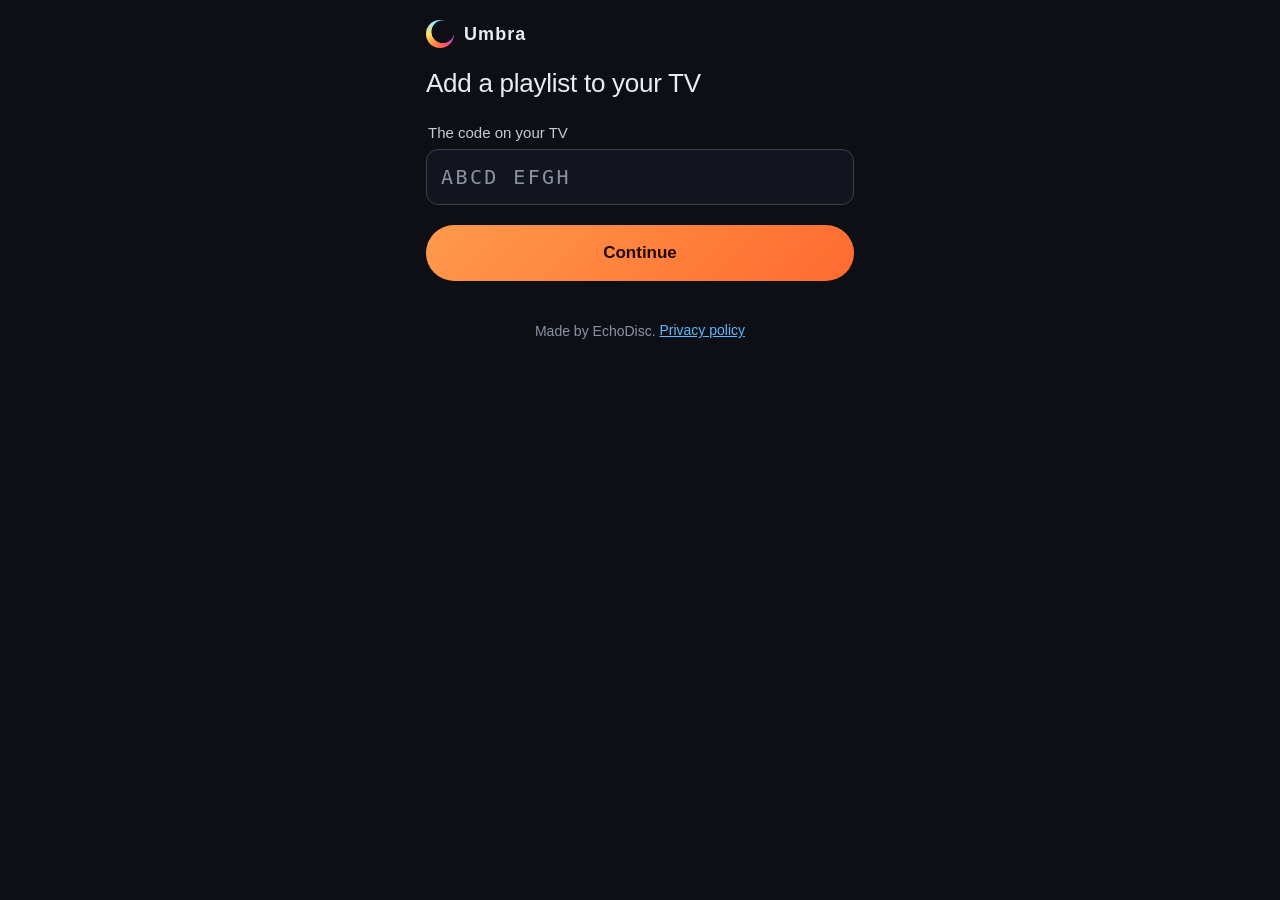
<file: add/index.html>
<!doctype html>
<html lang="en">
<head>
<meta charset="utf-8">
<meta name="viewport" content="width=device-width, initial-scale=1">
<meta http-equiv="Content-Security-Policy" content="default-src 'none'; script-src 'self'; style-src 'self'; connect-src https://ttkjuoktaedevnapduds.supabase.co; img-src 'self'; base-uri 'none'; form-action 'none'">
<meta name="referrer" content="no-referrer">
<meta name="robots" content="noindex">
<meta name="color-scheme" content="dark">
<meta name="theme-color" content="#0d0f14">
<title>Add a playlist to Umbra on your TV</title>
<link rel="stylesheet" href="page.css">
<script type="module" src="page.mjs"></script>
</head>
<body>
<main>
  <p class="brand"><span class="mark" aria-hidden="true"></span>Umbra</p>

  <noscript><p class="error">This page needs JavaScript. Turn it on in your browser and open the page again.</p></noscript>

  <!-- opened by the QR: the code is being looked up -->
  <section id="s-check" hidden>
    <h1>Add a playlist to your TV</h1>
    <p class="status" id="check-status" role="status">Checking the code on your TV…</p>
    <p class="error" id="check-error" role="alert" hidden></p>
    <button type="button" class="plain" id="check-again" hidden>Try again</button>
  </section>

  <!-- opened with no code in the address: type it -->
  <section id="s-code" hidden>
    <h1>Add a playlist to your TV</h1>
    <form id="f-code" method="post" novalidate>
      <label for="code-input">The code on your TV</label>
      <input id="code-input" type="text" inputmode="text" autocomplete="off" autocapitalize="characters" autocorrect="off" spellcheck="false" maxlength="12" placeholder="ABCD EFGH" aria-describedby="code-error">
      <p class="error" id="code-error" role="alert" hidden></p>
      <button type="submit" class="primary" id="code-go">Continue</button>
    </form>
  </section>

  <!-- the provider's details -->
  <section id="s-form" hidden>
    <h1>Add a playlist to your TV</h1>
    <div class="codebox"><span class="codebox-label">Your TV shows</span><strong class="code" id="form-code"></strong></div>
    <p class="only">Check that your TV shows this code. Only send to a TV you can see in front of you.</p>
    <form id="f-add" method="post" novalidate>
      <div class="seg" role="group" aria-label="Kind of playlist">
        <button type="button" id="kind-xtream" aria-pressed="true">Xtream</button>
        <button type="button" id="kind-m3u" aria-pressed="false">M3U link</button>
      </div>
      <div class="fields" id="xt-fields">
        <label for="xt-server">Server address</label>
        <input id="xt-server" type="text" inputmode="url" autocomplete="off" autocapitalize="off" autocorrect="off" spellcheck="false" aria-describedby="xt-server-error">
        <p class="split" id="xt-split" role="status" hidden>Split into server, user name and password.</p>
        <p class="error" id="xt-server-error" role="alert" hidden></p>
        <label for="xt-user">User name</label>
        <input id="xt-user" type="text" autocomplete="off" autocapitalize="off" autocorrect="off" spellcheck="false" aria-describedby="xt-user-error">
        <p class="error" id="xt-user-error" role="alert" hidden></p>
        <label for="xt-pass">Password</label>
        <div class="pw"><input id="xt-pass" type="password" autocomplete="off" autocapitalize="off" autocorrect="off" spellcheck="false" aria-describedby="xt-pass-error"><button type="button" class="reveal" id="xt-reveal" aria-pressed="false" aria-label="Show password">Show</button></div>
        <p class="error" id="xt-pass-error" role="alert" hidden></p>
      </div>
      <div class="fields" id="m3u-fields" hidden>
        <label for="m3u-url">Playlist address</label>
        <input id="m3u-url" type="text" inputmode="url" autocomplete="off" autocapitalize="off" autocorrect="off" spellcheck="false" aria-describedby="m3u-url-error">
        <p class="error" id="m3u-url-error" role="alert" hidden></p>
      </div>
      <p class="error" id="add-error" role="alert" hidden></p>
      <button type="submit" class="primary" id="add-go">Add to my TV</button>
    </form>
  </section>

  <section id="s-sent" hidden>
    <div class="ring" aria-hidden="true"><svg viewBox="0 0 24 24" fill="none" stroke="currentColor" stroke-width="1.8" stroke-linecap="round" stroke-linejoin="round" focusable="false"><path d="m5 12.5 4.5 4.5L19 7.5"/></svg></div>
    <h1>Sent</h1>
    <p class="body">Look at your TV. It adds the playlist by itself.</p>
    <p class="quiet lock"><svg viewBox="0 0 24 24" fill="none" stroke="currentColor" stroke-width="1.8" stroke-linecap="round" stroke-linejoin="round" aria-hidden="true" focusable="false"><rect x="5" y="11" width="14" height="9.5" rx="2.5"/><path d="M8 11V8a4 4 0 0 1 8 0v3"/></svg><span>Only your TV can open your details.</span></p>
    <button type="button" class="plain" id="send-again">Change something and send again</button>
    <p class="quiet">You can close this page when your TV shows your channels.</p>
  </section>

  <!-- the visit ends here: the code ended, the key is wrong, too many tries, an old browser -->
  <section id="s-stop" hidden>
    <div class="ring" aria-hidden="true">
      <span id="stop-clock"><svg viewBox="0 0 24 24" fill="none" stroke="currentColor" stroke-width="1.8" stroke-linecap="round" stroke-linejoin="round" focusable="false"><circle cx="12" cy="12" r="9"/><path d="M12 7v5l3.2 2"/></svg></span>
      <span id="stop-alert" hidden><svg viewBox="0 0 24 24" fill="none" stroke="currentColor" stroke-width="1.8" stroke-linecap="round" stroke-linejoin="round" focusable="false"><circle cx="12" cy="12" r="9"/><path d="M12 7.5v5.5"/><path d="M12 16.6v.01"/></svg></span>
    </div>
    <h1 id="stop-title"></h1>
    <p class="body" id="stop-line" role="alert"></p>
  </section>

  <p class="foot">Made by EchoDisc. <a href="../privacy.html">Privacy policy</a></p>
</main>
</body>
</html>
</file>
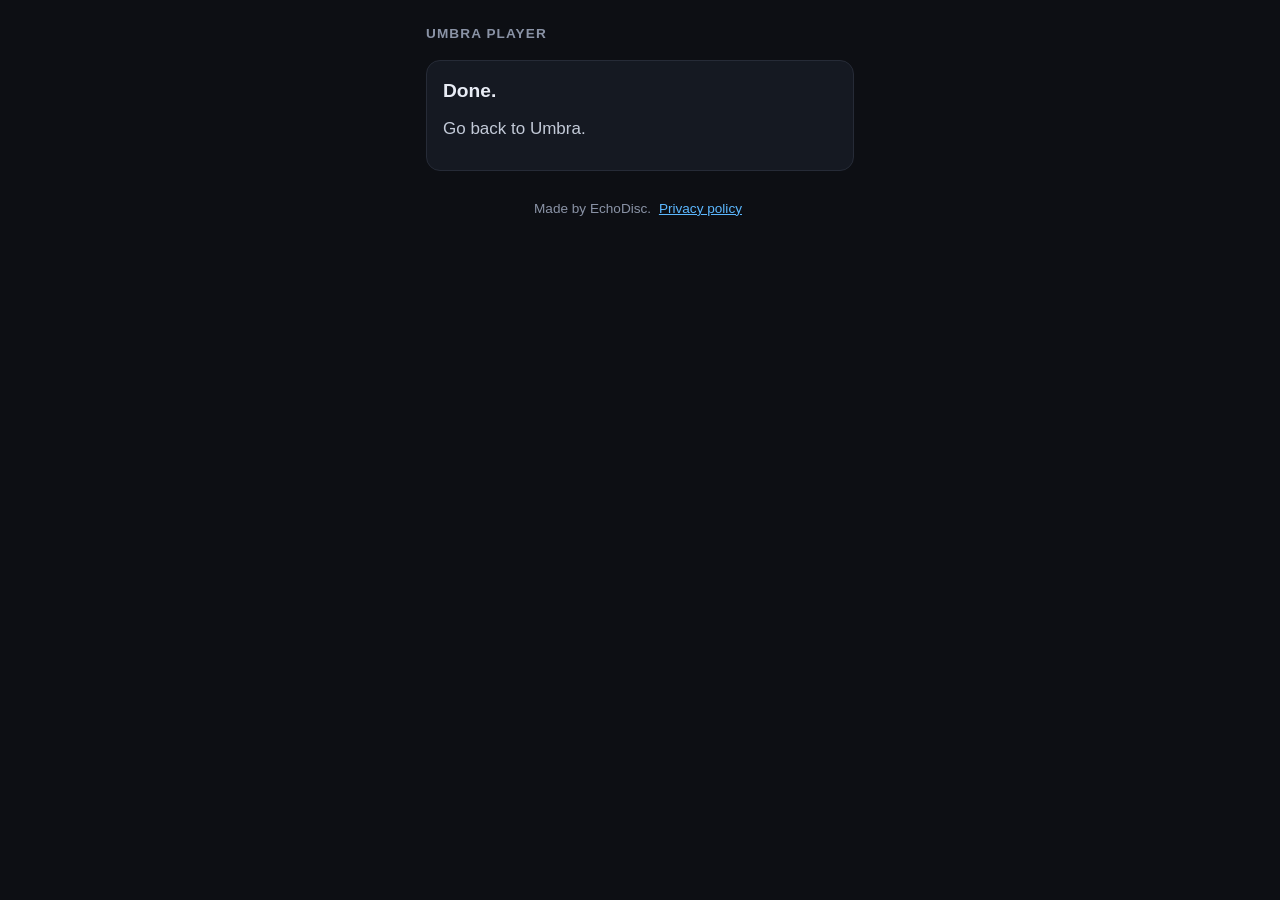
<file: confirmed/index.html>
<!doctype html>
<html lang="en">
<head>
<meta charset="utf-8">
<meta name="viewport" content="width=device-width, initial-scale=1">
<meta http-equiv="Content-Security-Policy" content="default-src 'none'; script-src 'self'; style-src 'self'; connect-src https://ttkjuoktaedevnapduds.supabase.co; img-src 'self'; base-uri 'none'; form-action 'none'">
<meta name="referrer" content="no-referrer">
<meta name="robots" content="noindex">
<meta name="color-scheme" content="dark">
<meta name="theme-color" content="#0d0f14">
<title>Umbra: email confirmed</title>
<link rel="stylesheet" href="page.css">
<script type="module" src="page.mjs"></script>
</head>
<body>
<main>
  <p class="brand">Umbra Player</p>

  <noscript><p class="error">This page needs JavaScript. Turn it on in your browser and open the page again.</p></noscript>

  <section id="s-working" hidden>
    <p role="status">Confirming…</p>
  </section>

  <section id="s-ok" hidden>
    <h1 class="ok">Your email is confirmed.</h1>
    <p>Go back to Umbra.</p>
  </section>

  <section id="s-done" hidden>
    <h1>Done.</h1>
    <p>Go back to Umbra.</p>
  </section>

  <section id="s-expired" hidden>
    <h1>This link has expired or was used already.</h1>
    <p>Open Umbra and sign in.</p>
  </section>

  <!-- no answer, or the server failed: the link is still good -->
  <section id="s-error" hidden>
    <p class="error" id="error-message" role="alert"></p>
    <button type="button" class="primary" id="again">Try again</button>
  </section>

  <p class="foot">Made by EchoDisc. <a href="../privacy.html">Privacy policy</a></p>
</main>
</body>
</html>
</file>
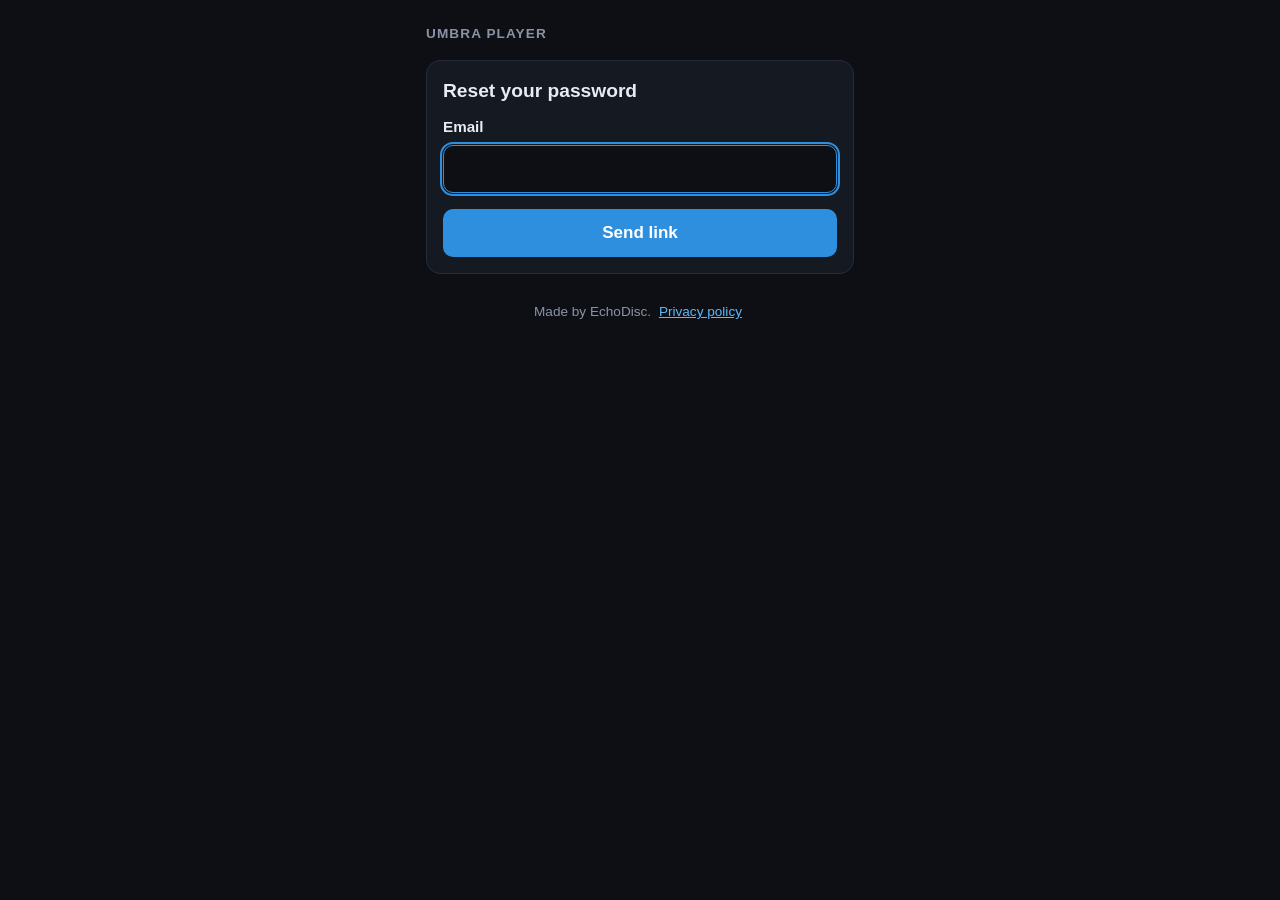
<file: reset/index.html>
<!doctype html>
<html lang="en">
<head>
<meta charset="utf-8">
<meta name="viewport" content="width=device-width, initial-scale=1">
<meta http-equiv="Content-Security-Policy" content="default-src 'none'; script-src 'self'; style-src 'self'; connect-src https://ttkjuoktaedevnapduds.supabase.co; img-src 'self'; base-uri 'none'; form-action 'none'">
<meta name="referrer" content="no-referrer">
<meta name="robots" content="noindex">
<meta name="color-scheme" content="dark">
<meta name="theme-color" content="#0d0f14">
<title>Reset your Umbra password</title>
<link rel="stylesheet" href="page.css">
<script type="module" src="page.mjs"></script>
</head>
<body>
<main>
  <p class="brand">Umbra Player</p>

  <noscript><p class="error">This page needs JavaScript. Turn it on in your browser and open the page again.</p></noscript>

  <!-- from the reset email's link -->
  <section id="s-set" hidden>
    <h1>Choose a new password</h1>
    <form id="f-set" method="post" novalidate>
      <label for="new-password">New password</label>
      <div class="pw"><input id="new-password" type="password" autocomplete="new-password" autocapitalize="off" autocorrect="off" spellcheck="false" required><button type="button" class="reveal" id="reveal" aria-pressed="false" aria-label="Show password">Show</button></div>
      <p class="warning">Your playlist logins may need typing again.</p>
      <p class="error" id="set-error" role="alert" hidden></p>
      <button type="submit" class="primary" id="save">Save password</button>
    </form>
  </section>

  <section id="s-done" hidden>
    <h1 class="ok">Password changed.</h1>
    <p>Sign in to Umbra with your new password.</p>
  </section>

  <section id="s-expired" hidden>
    <h1>This link has expired</h1>
    <p>Links work once, for an hour.</p>
    <button type="button" class="primary" id="new-link">Send a new link</button>
  </section>

  <!-- opened without a link, or from "Send a new link" -->
  <section id="s-request" hidden>
    <h1>Reset your password</h1>
    <form id="f-request" method="post" novalidate>
      <label for="email">Email</label>
      <input id="email" type="email" autocomplete="email" autocapitalize="off" autocorrect="off" spellcheck="false" inputmode="email" required>
      <p class="error" id="request-error" role="alert" hidden></p>
      <button type="submit" class="primary" id="send">Send link</button>
    </form>
  </section>

  <section id="s-sent" hidden>
    <h1>Check your inbox</h1>
    <p>If <span class="addr" id="sent-email"></span> has an Umbra account, a link is on its way.</p>
  </section>

  <p class="foot">Made by EchoDisc. <a href="../privacy.html">Privacy policy</a></p>
</main>
</body>
</html>
</file>
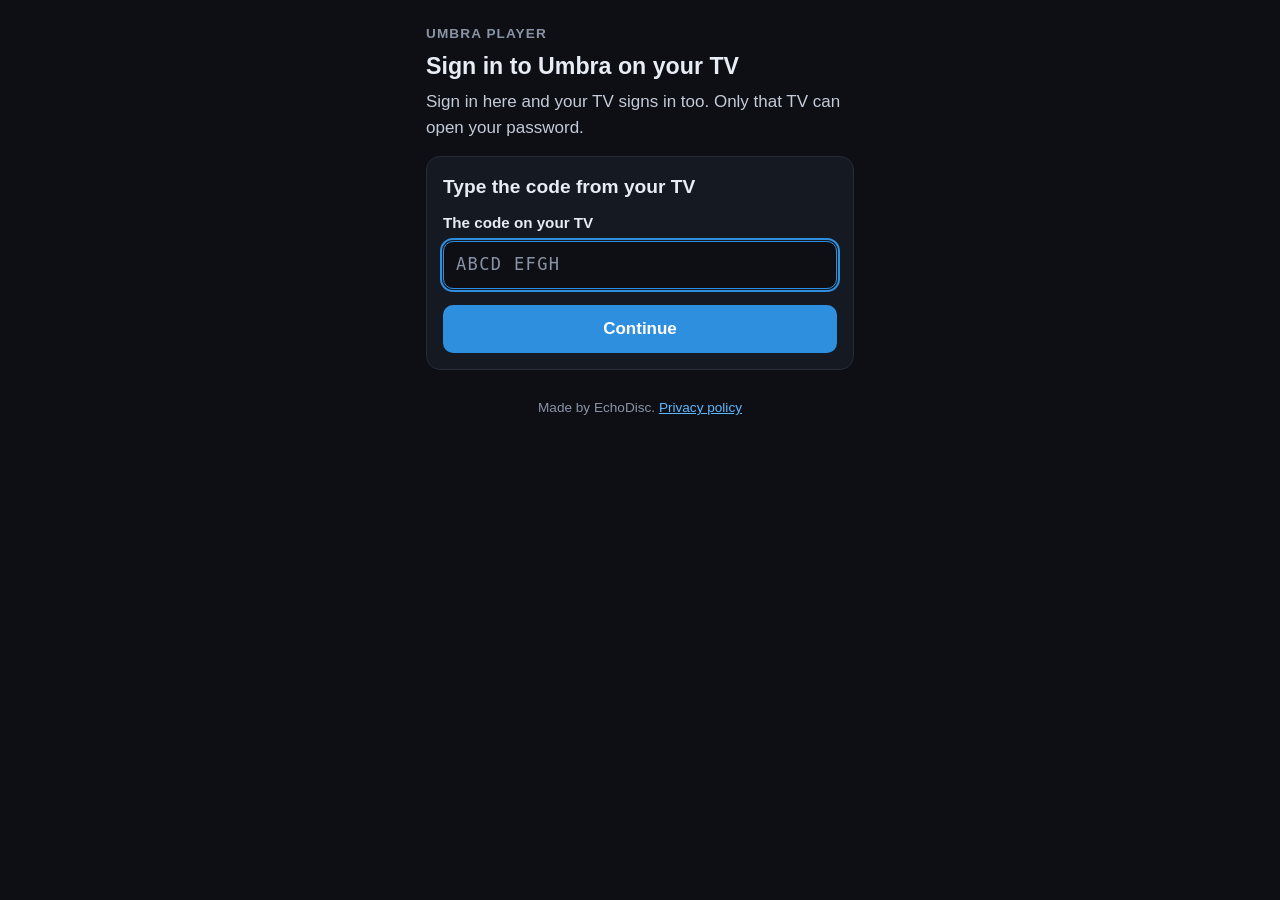
<file: tv/index.html>
<!doctype html>
<html lang="en">
<head>
<meta charset="utf-8">
<meta name="viewport" content="width=device-width, initial-scale=1">
<meta http-equiv="Content-Security-Policy" content="default-src 'none'; script-src 'self'; style-src 'self'; connect-src https://ttkjuoktaedevnapduds.supabase.co; img-src 'self'; base-uri 'none'; form-action 'none'">
<meta name="referrer" content="no-referrer">
<meta name="robots" content="noindex">
<meta name="color-scheme" content="dark">
<meta name="theme-color" content="#0d0f14">
<title>Sign in to Umbra on your TV</title>
<link rel="stylesheet" href="page.css">
<script type="module" src="page.mjs"></script>
</head>
<body>
<main>
  <p class="brand">Umbra Player</p>
  <h1>Sign in to Umbra on your TV</h1>
  <p class="lead">Sign in here and your TV signs in too. Only that TV can open your password.</p>
  <p class="code-line" id="code-line" hidden>Code on your TV: <strong id="code-small"></strong></p>

  <noscript><p class="error">This page needs JavaScript. Turn it on in your browser and open the page again.</p></noscript>

  <!-- (a) no code in the link: type it -->
  <section id="s-code" hidden>
    <h2>Type the code from your TV</h2>
    <form id="f-code" method="post" novalidate>
      <label for="code-input">The code on your TV</label>
      <input id="code-input" type="text" inputmode="text" autocapitalize="characters" autocomplete="off" autocorrect="off" spellcheck="false" maxlength="12" placeholder="ABCD EFGH" required>
      <p class="error" role="alert" hidden></p>
      <button type="submit" class="primary">Continue</button>
    </form>
  </section>

  <!-- (b) sign in -->
  <section id="s-signin" hidden>
    <h2>Sign in</h2>
    <form id="f-signin" method="post" novalidate>
      <label for="si-email">Email</label>
      <input id="si-email" type="email" autocomplete="email" autocapitalize="off" autocorrect="off" spellcheck="false" inputmode="email" required>
      <label for="si-password">Password</label>
      <div class="pw"><input id="si-password" type="password" autocomplete="current-password" required><button type="button" class="reveal" data-for="si-password" aria-pressed="false" aria-label="Show password">Show</button></div>
      <p class="error" role="alert" hidden></p>
      <button type="submit" class="primary">Sign in</button>
    </form>
    <button type="button" class="link" id="to-signup">No account yet? Create one</button>
  </section>

  <!-- (c) create account -->
  <section id="s-signup" hidden>
    <h2>Create an account</h2>
    <form id="f-signup" method="post" novalidate>
      <label for="su-name">What should we call you? <span class="optional">(optional)</span></label>
      <input id="su-name" type="text" autocomplete="nickname" maxlength="40">
      <label for="su-email">Email</label>
      <input id="su-email" type="email" autocomplete="email" autocapitalize="off" autocorrect="off" spellcheck="false" inputmode="email" required>
      <label for="su-password">Password</label>
      <div class="pw"><input id="su-password" type="password" autocomplete="new-password" required><button type="button" class="reveal" data-for="su-password" aria-pressed="false" aria-label="Show password">Show</button></div>
      <label for="su-confirm">Confirm password</label>
      <div class="pw"><input id="su-confirm" type="password" autocomplete="new-password" required><button type="button" class="reveal" data-for="su-confirm" aria-pressed="false" aria-label="Show password">Show</button></div>
      <label for="su-access">Access code</label>
      <p class="hint">Umbra is invite-only. Enter the code you were given.</p>
      <input id="su-access" type="text" autocapitalize="characters" autocomplete="off" autocorrect="off" spellcheck="false" required>
      <p class="error" role="alert" hidden></p>
      <button type="submit" class="primary">Create account</button>
    </form>
    <button type="button" class="link" id="to-signin">Already have an account? Sign in</button>
  </section>

  <!-- (d) signed in, not activated -->
  <section id="s-activate" hidden>
    <h2>Access code</h2>
    <p>Umbra is invite-only. Enter the access code you were given.</p>
    <form id="f-activate" method="post" novalidate>
      <label for="ac-code">Access code</label>
      <input id="ac-code" type="text" autocapitalize="characters" autocomplete="off" autocorrect="off" spellcheck="false" required>
      <p class="error" role="alert" hidden></p>
      <button type="submit" class="primary">Unlock</button>
    </form>
    <button type="button" class="link" id="ac-other">Use another account</button>
  </section>

  <!-- (e) confirm -->
  <section id="s-confirm" hidden>
    <h2>Does your TV show this code?</h2>
    <p class="big-code" id="code-big" aria-live="polite"></p>
    <p class="warning">Only connect a TV you can see in front of you.</p>
    <p class="error" role="alert" hidden></p>
    <div class="actions">
      <button type="button" class="primary" id="connect">Connect</button>
      <button type="button" class="secondary" id="cancel">Cancel</button>
    </div>
  </section>

  <!-- (f) done -->
  <section id="s-done" hidden>
    <h2 class="ok">Done.</h2>
    <p>Your TV is signing in. You can close this page.</p>
  </section>

  <!-- signed up, email confirmation needed -->
  <section id="s-email" hidden>
    <h2>Check your email</h2>
    <p>We sent you a link to confirm your account. Open it, then scan the code on your TV again.</p>
  </section>

  <!-- cancelled -->
  <section id="s-cancelled" hidden>
    <h2>Cancelled</h2>
    <p>Nothing was sent to your TV. You can close this page.</p>
  </section>

  <!-- (g) errors that end the visit -->
  <section id="s-stop" hidden>
    <h2>That did not work</h2>
    <p class="error" id="stop-message" role="alert"></p>
  </section>

  <p class="foot">Made by EchoDisc. <a href="../privacy.html">Privacy policy</a></p>
</main>
</body>
</html>
</file>
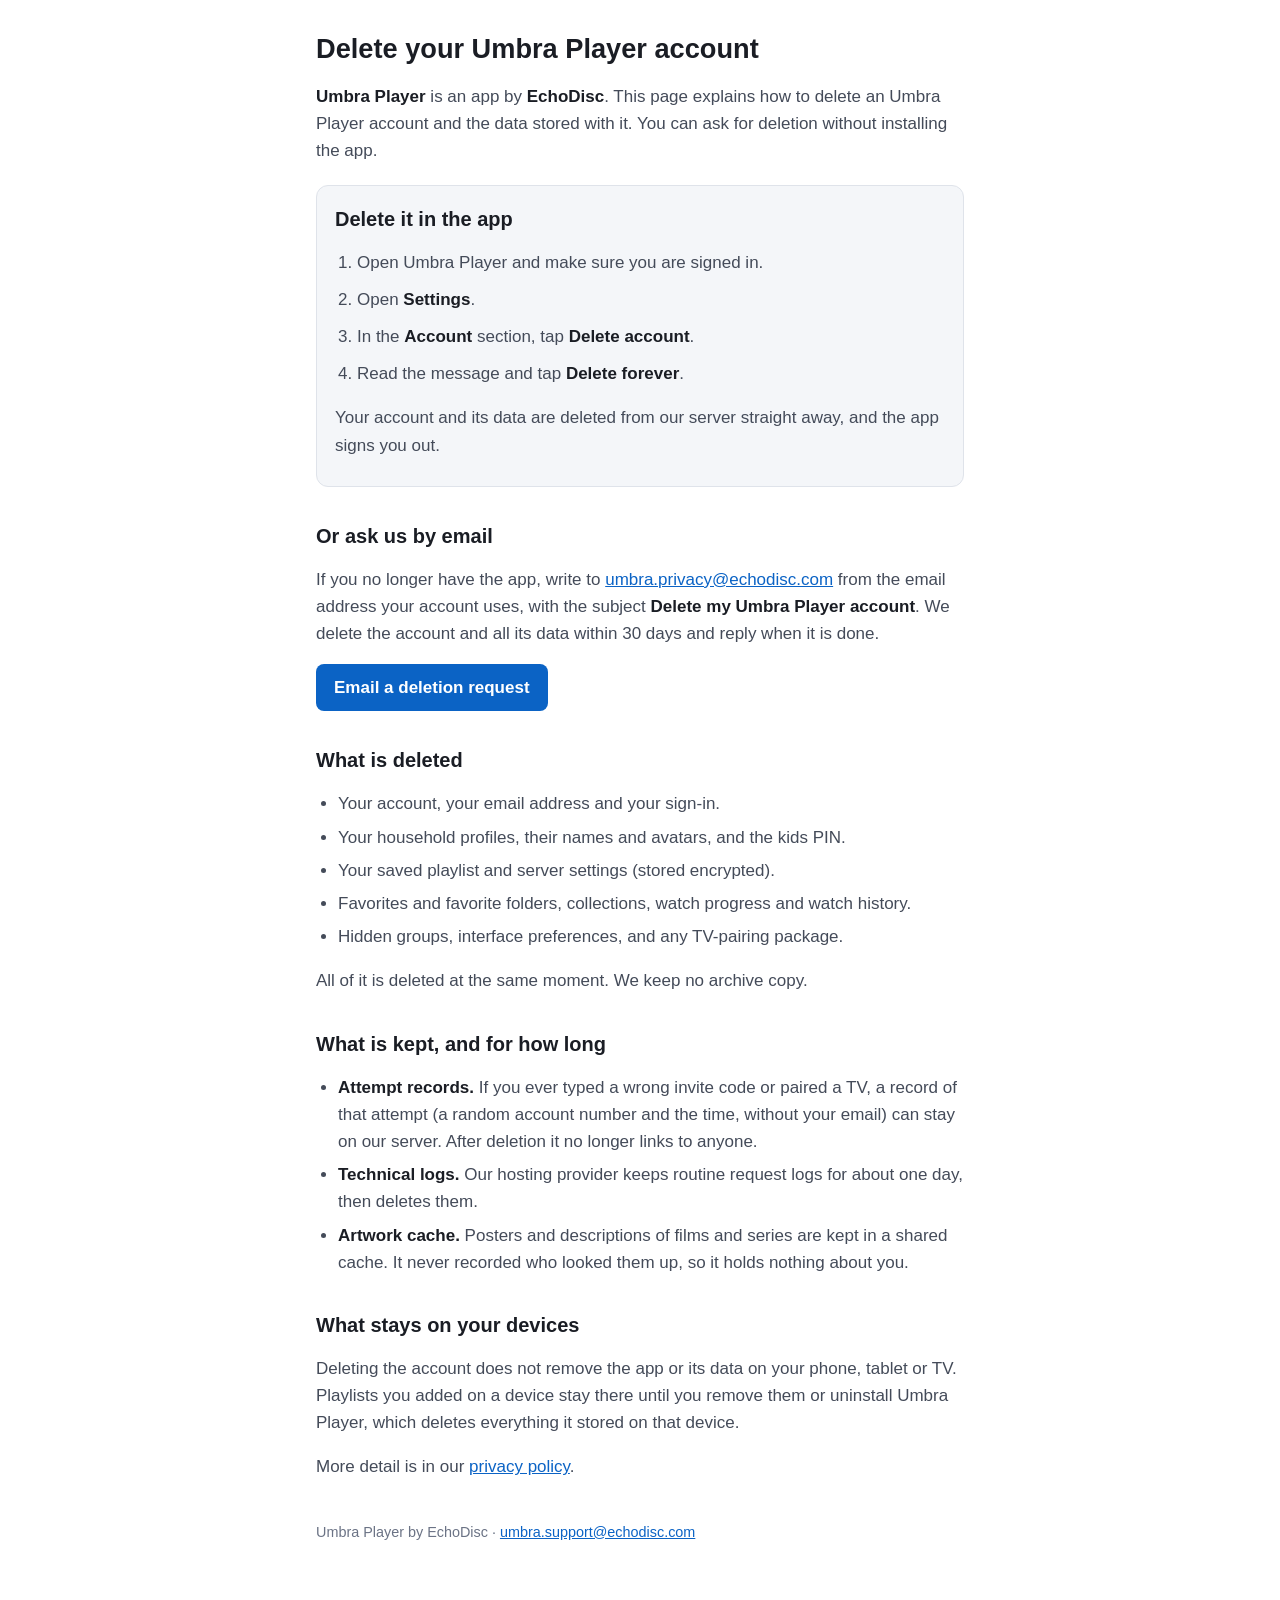
<file: delete-account.html>
<!doctype html>
<html lang="en">
<head>
<meta charset="utf-8">
<meta name="viewport" content="width=device-width, initial-scale=1">
<meta name="color-scheme" content="light dark">
<title>Delete your Umbra Player account</title>
<style>
  :root {
    --bg: #ffffff;
    --ink: #1a1d24;
    --ink-soft: #444b59;
    --muted: #6b7385;
    --line: #dfe3ea;
    --panel: #f4f6f9;
    --link: #0b63c5;
    --accent: #0b63c5;
    --accent-ink: #ffffff;
  }
  @media (prefers-color-scheme: dark) {
    :root {
      --bg: #0d0f14;
      --ink: #e8ecf5;
      --ink-soft: #c3cad8;
      --muted: #8a93a6;
      --line: #262b37;
      --panel: #151922;
      --link: #5cb8ff;
      --accent: #2f8fdf;
      --accent-ink: #ffffff;
    }
  }
  * { box-sizing: border-box; }
  html { -webkit-text-size-adjust: 100%; }
  body {
    margin: 0;
    background: var(--bg);
    color: var(--ink);
    font: 17px/1.6 -apple-system, BlinkMacSystemFont, "Segoe UI", Roboto, "Helvetica Neue", Arial, sans-serif;
  }
  main { max-width: 680px; margin: 0 auto; padding: 32px 16px 48px; }
  h1 { font-size: 1.7rem; line-height: 1.25; margin: 0 0 8px; }
  h2 { font-size: 1.25rem; line-height: 1.3; margin: 36px 0 8px; }
  h3 { font-size: 1.05rem; margin: 24px 0 6px; }
  p, li { color: var(--ink-soft); }
  strong { color: var(--ink); }
  ul, ol { padding-left: 22px; }
  li { margin: 6px 0; }
  a { color: var(--link); overflow-wrap: anywhere; }
  hr { border: 0; border-top: 1px solid var(--line); margin: 28px 0; }
  code {
    background: var(--panel);
    border: 1px solid var(--line);
    border-radius: 5px;
    padding: 1px 5px;
    font-size: 0.9em;
  }
  .table { overflow-x: auto; margin: 12px 0; }
  table { border-collapse: collapse; width: 100%; font-size: 0.95rem; }
  th, td { text-align: left; vertical-align: top; padding: 8px 10px; border-bottom: 1px solid var(--line); }
  th { color: var(--ink); background: var(--panel); }
  td { color: var(--ink-soft); }
  .box {
    background: var(--panel);
    border: 1px solid var(--line);
    border-radius: 12px;
    padding: 4px 18px 10px;
    margin: 20px 0;
  }
  .box h2 { margin-top: 16px; }
  .steps li { margin: 10px 0; }
  .button {
    display: inline-block;
    background: var(--accent);
    color: var(--accent-ink);
    text-decoration: none;
    font-weight: 600;
    padding: 10px 18px;
    border-radius: 8px;
  }
  .meta { color: var(--muted); font-size: 0.9rem; margin-top: 40px; }
</style>
</head>
<body>
<main>
<h1>Delete your Umbra Player account</h1>
<p><strong>Umbra Player</strong> is an app by <strong>EchoDisc</strong>. This page explains how to delete an Umbra Player account and the data stored with it. You can ask for deletion without installing the app.</p>

<div class="box">
<h2>Delete it in the app</h2>
<ol class="steps">
  <li>Open Umbra Player and make sure you are signed in.</li>
  <li>Open <strong>Settings</strong>.</li>
  <li>In the <strong>Account</strong> section, tap <strong>Delete account</strong>.</li>
  <li>Read the message and tap <strong>Delete forever</strong>.</li>
</ol>
<p>Your account and its data are deleted from our server straight away, and the app signs you out.</p>
</div>

<h2>Or ask us by email</h2>
<p>If you no longer have the app, write to <a href="mailto:umbra.privacy@echodisc.com?subject=Delete%20my%20Umbra%20Player%20account">umbra.privacy@echodisc.com</a> from the email address your account uses, with the subject <strong>Delete my Umbra Player account</strong>. We delete the account and all its data within 30 days and reply when it is done.</p>
<p><a class="button" href="mailto:umbra.privacy@echodisc.com?subject=Delete%20my%20Umbra%20Player%20account">Email a deletion request</a></p>

<h2>What is deleted</h2>
<ul>
  <li>Your account, your email address and your sign-in.</li>
  <li>Your household profiles, their names and avatars, and the kids PIN.</li>
  <li>Your saved playlist and server settings (stored encrypted).</li>
  <li>Favorites and favorite folders, collections, watch progress and watch history.</li>
  <li>Hidden groups, interface preferences, and any TV-pairing package.</li>
</ul>
<p>All of it is deleted at the same moment. We keep no archive copy.</p>

<h2>What is kept, and for how long</h2>
<ul>
  <li><strong>Attempt records.</strong> If you ever typed a wrong invite code or paired a TV, a record of that attempt (a random account number and the time, without your email) can stay on our server. After deletion it no longer links to anyone.</li>
  <li><strong>Technical logs.</strong> Our hosting provider keeps routine request logs for about one day, then deletes them.</li>
  <li><strong>Artwork cache.</strong> Posters and descriptions of films and series are kept in a shared cache. It never recorded who looked them up, so it holds nothing about you.</li>
</ul>

<h2>What stays on your devices</h2>
<p>Deleting the account does not remove the app or its data on your phone, tablet or TV. Playlists you added on a device stay there until you remove them or uninstall Umbra Player, which deletes everything it stored on that device.</p>

<p>More detail is in our <a href="privacy.html">privacy policy</a>.</p>

<p class="meta">Umbra Player by EchoDisc &middot; <a href="mailto:umbra.support@echodisc.com">umbra.support@echodisc.com</a></p>
</main>
</body>
</html>
</file>
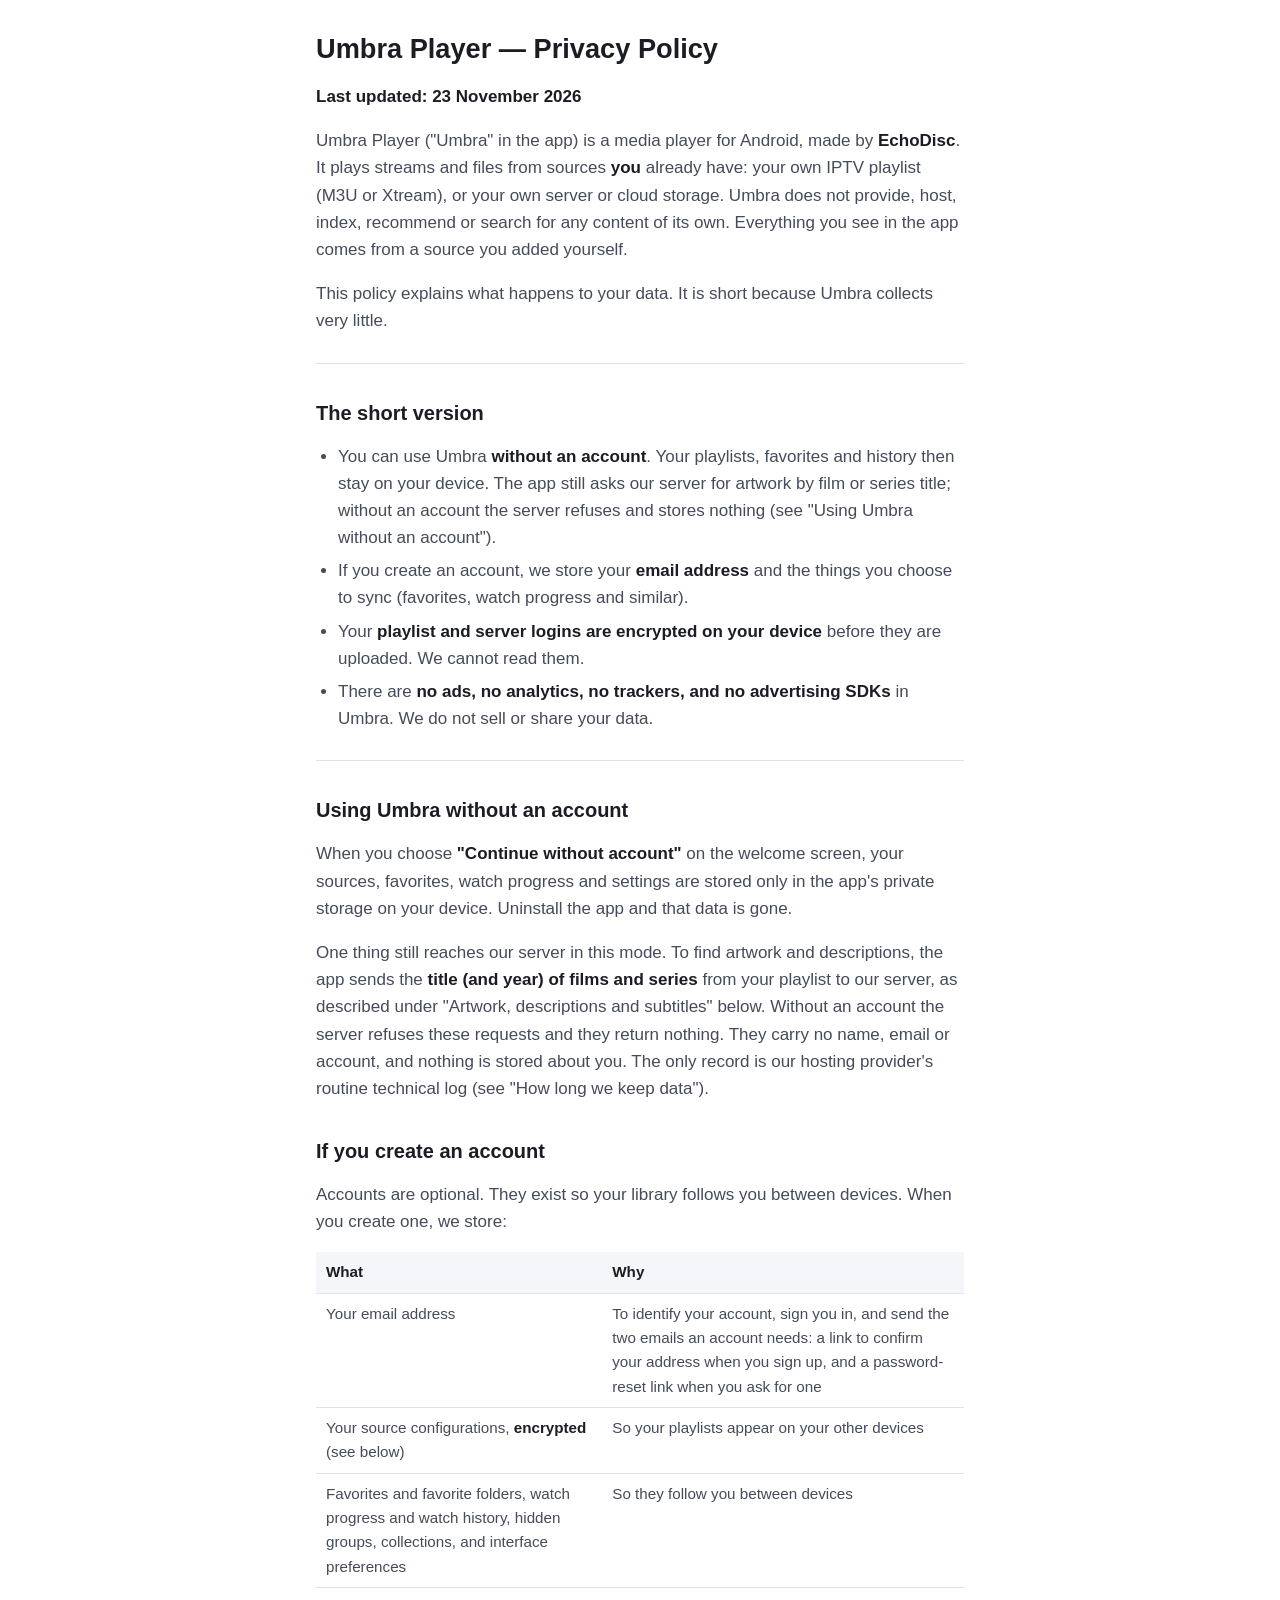
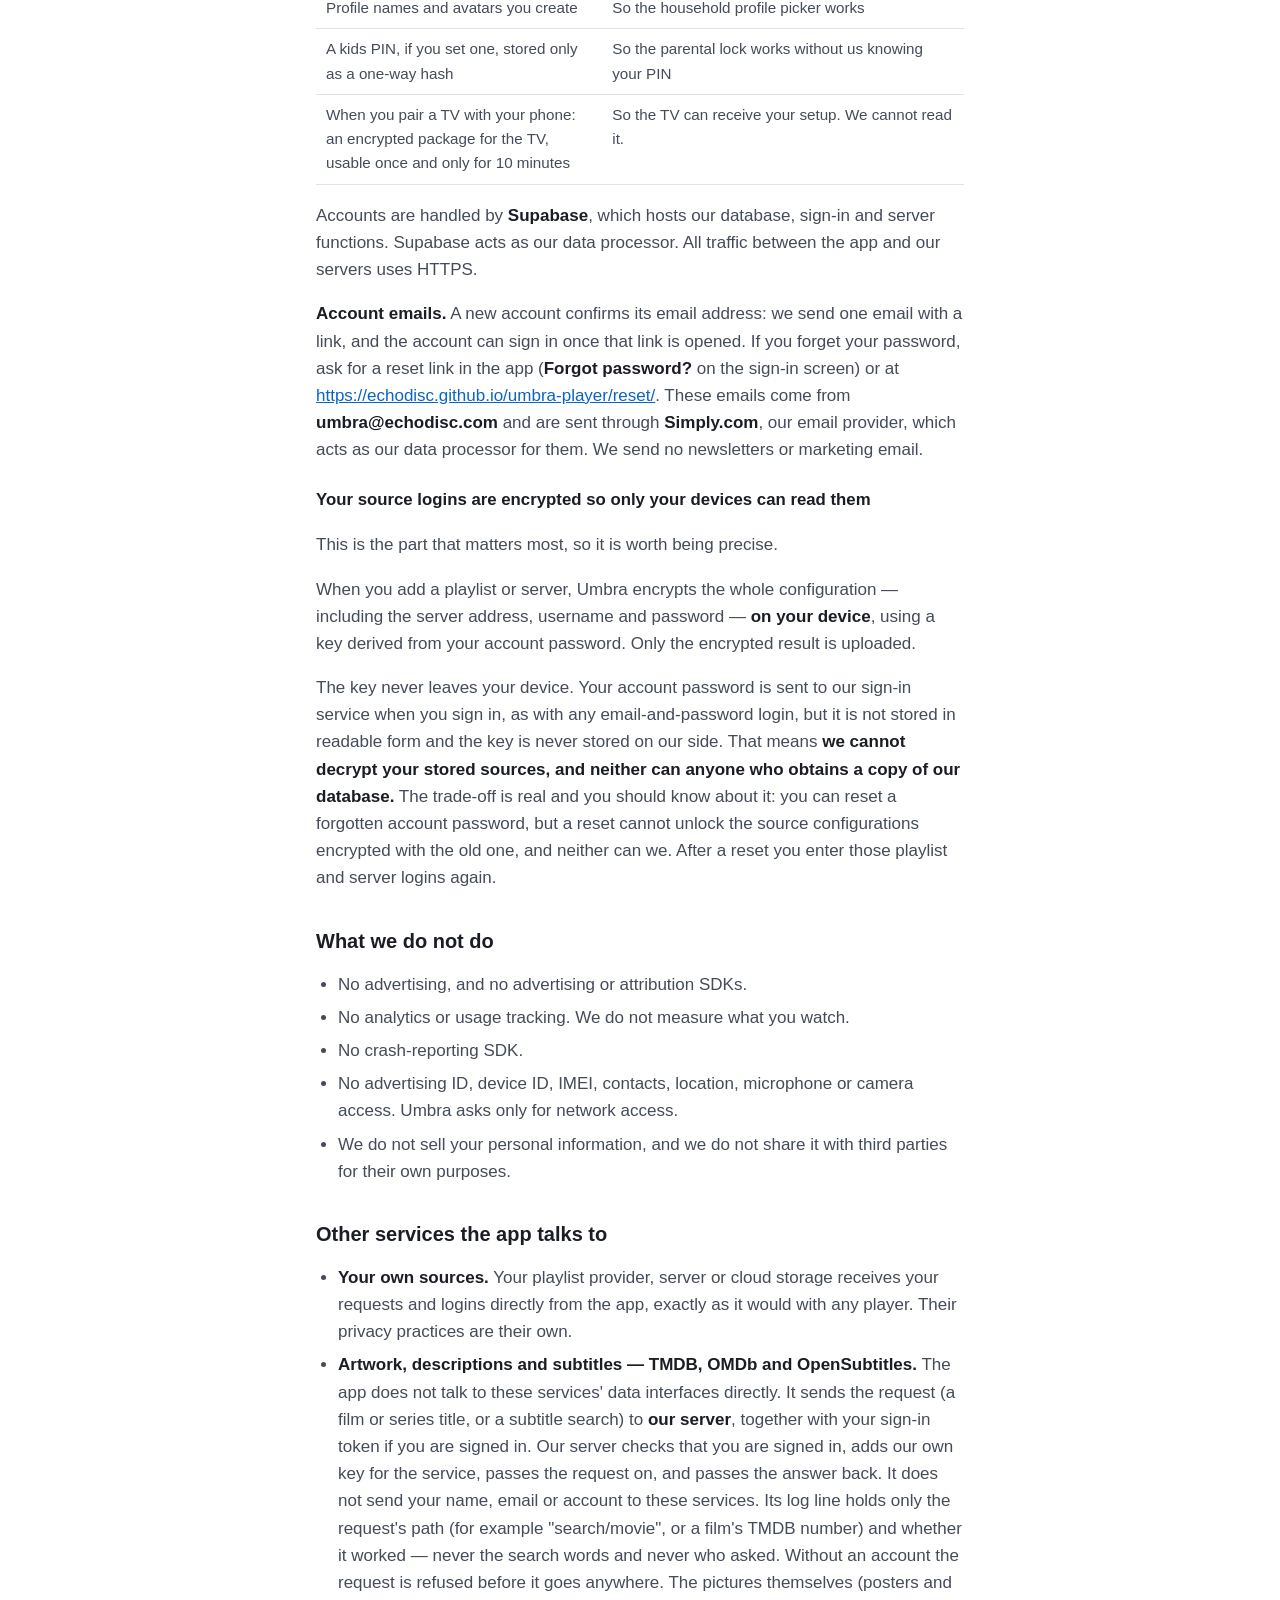
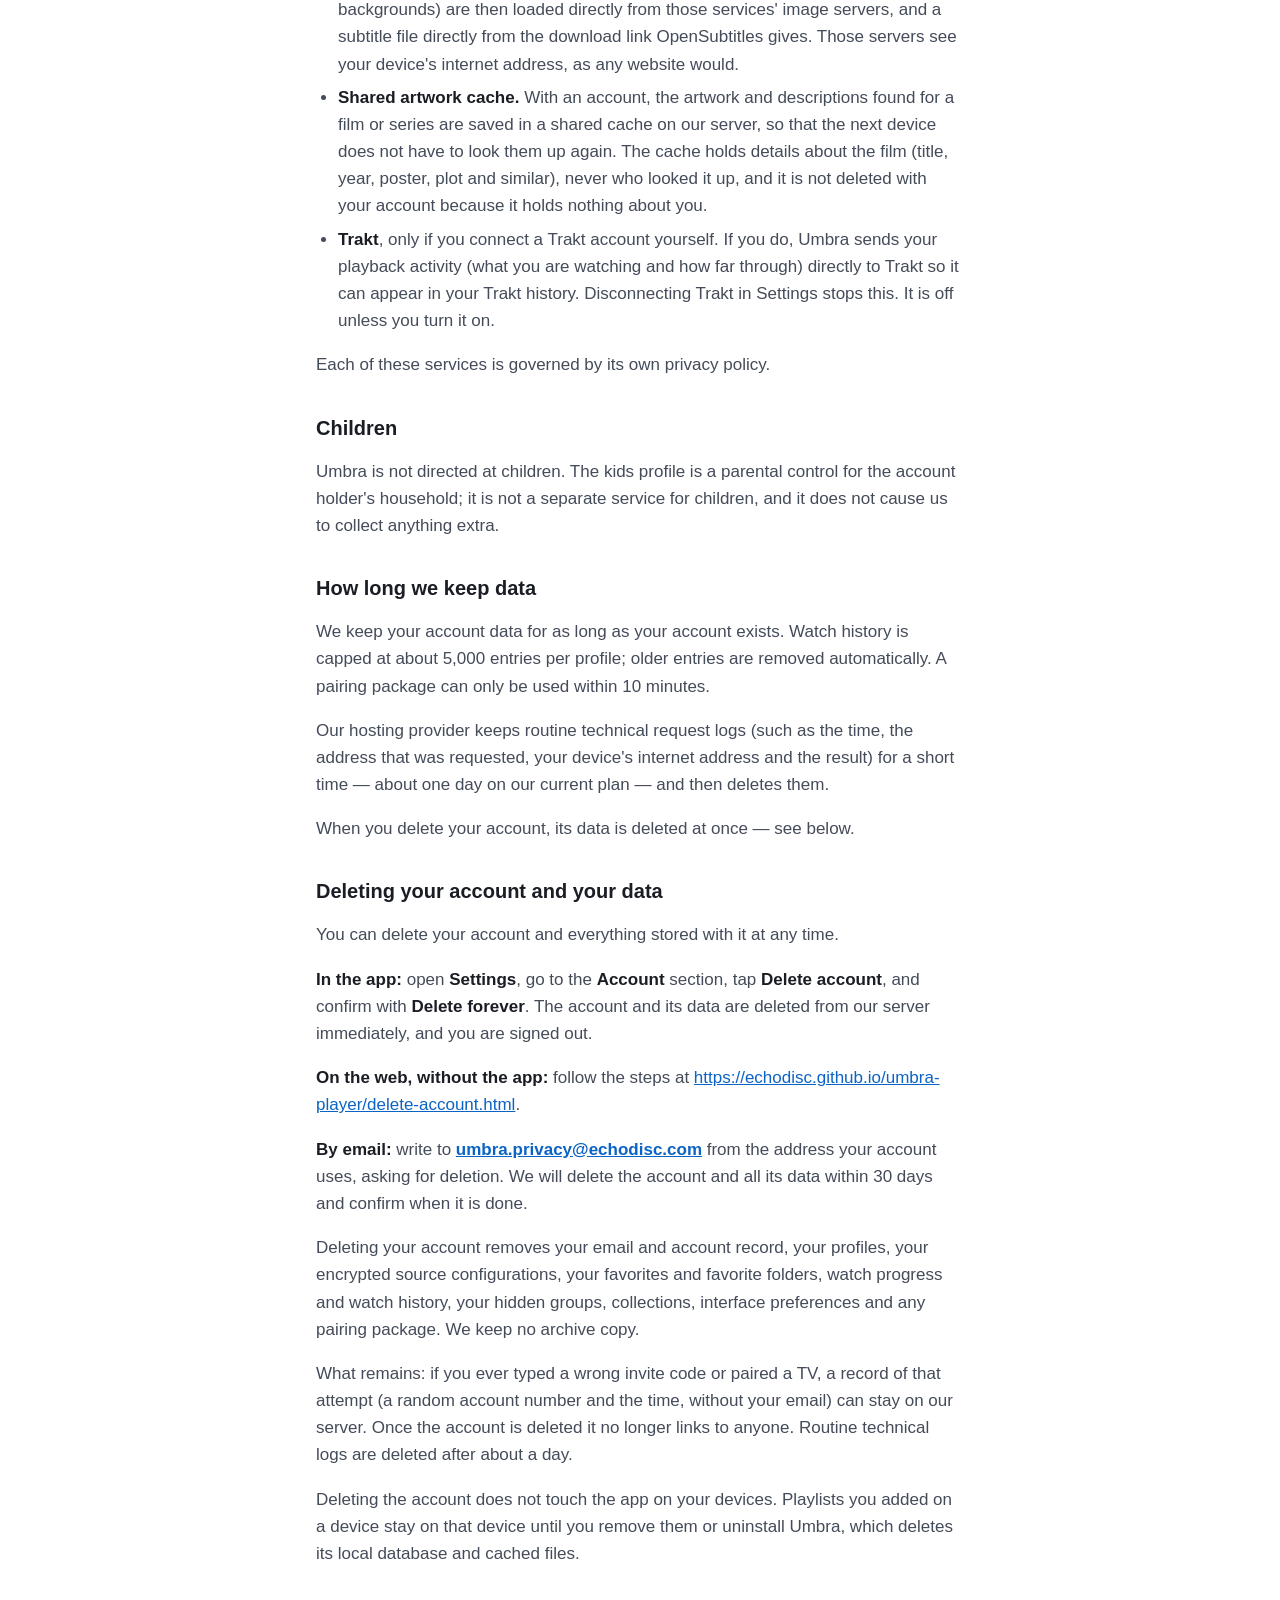
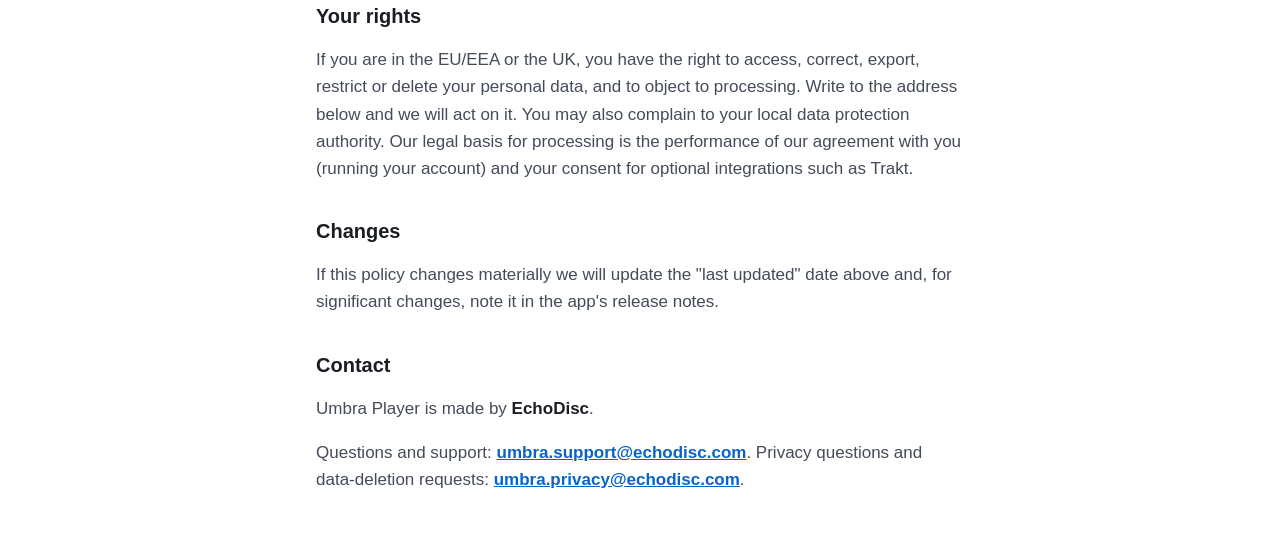
<file: privacy.html>
<!doctype html>
<html lang="en">
<head>
<meta charset="utf-8">
<meta name="viewport" content="width=device-width, initial-scale=1">
<meta name="color-scheme" content="light dark">
<title>Umbra Player privacy policy</title>
<style>
  :root {
    --bg: #ffffff;
    --ink: #1a1d24;
    --ink-soft: #444b59;
    --muted: #6b7385;
    --line: #dfe3ea;
    --panel: #f4f6f9;
    --link: #0b63c5;
    --accent: #0b63c5;
    --accent-ink: #ffffff;
  }
  @media (prefers-color-scheme: dark) {
    :root {
      --bg: #0d0f14;
      --ink: #e8ecf5;
      --ink-soft: #c3cad8;
      --muted: #8a93a6;
      --line: #262b37;
      --panel: #151922;
      --link: #5cb8ff;
      --accent: #2f8fdf;
      --accent-ink: #ffffff;
    }
  }
  * { box-sizing: border-box; }
  html { -webkit-text-size-adjust: 100%; }
  body {
    margin: 0;
    background: var(--bg);
    color: var(--ink);
    font: 17px/1.6 -apple-system, BlinkMacSystemFont, "Segoe UI", Roboto, "Helvetica Neue", Arial, sans-serif;
  }
  main { max-width: 680px; margin: 0 auto; padding: 32px 16px 48px; }
  h1 { font-size: 1.7rem; line-height: 1.25; margin: 0 0 8px; }
  h2 { font-size: 1.25rem; line-height: 1.3; margin: 36px 0 8px; }
  h3 { font-size: 1.05rem; margin: 24px 0 6px; }
  p, li { color: var(--ink-soft); }
  strong { color: var(--ink); }
  ul, ol { padding-left: 22px; }
  li { margin: 6px 0; }
  a { color: var(--link); overflow-wrap: anywhere; }
  hr { border: 0; border-top: 1px solid var(--line); margin: 28px 0; }
  code {
    background: var(--panel);
    border: 1px solid var(--line);
    border-radius: 5px;
    padding: 1px 5px;
    font-size: 0.9em;
  }
  .table { overflow-x: auto; margin: 12px 0; }
  table { border-collapse: collapse; width: 100%; font-size: 0.95rem; }
  th, td { text-align: left; vertical-align: top; padding: 8px 10px; border-bottom: 1px solid var(--line); }
  th { color: var(--ink); background: var(--panel); }
  td { color: var(--ink-soft); }
  .box {
    background: var(--panel);
    border: 1px solid var(--line);
    border-radius: 12px;
    padding: 4px 18px 10px;
    margin: 20px 0;
  }
  .box h2 { margin-top: 16px; }
  .steps li { margin: 10px 0; }
  .button {
    display: inline-block;
    background: var(--accent);
    color: var(--accent-ink);
    text-decoration: none;
    font-weight: 600;
    padding: 10px 18px;
    border-radius: 8px;
  }
  .meta { color: var(--muted); font-size: 0.9rem; margin-top: 40px; }
</style>
</head>
<body>
<main>
<h1>Umbra Player — Privacy Policy</h1>
<p><strong>Last updated: 23 November 2026</strong></p>
<p>Umbra Player ("Umbra" in the app) is a media player for Android, made by <strong>EchoDisc</strong>. It plays streams and files from sources <strong>you</strong> already have: your own IPTV playlist (M3U or Xtream), or your own server or cloud storage. Umbra does not provide, host, index, recommend or search for any content of its own. Everything you see in the app comes from a source you added yourself.</p>
<p>This policy explains what happens to your data. It is short because Umbra collects very little.</p>
<hr>
<h2>The short version</h2>
<ul>
  <li>You can use Umbra <strong>without an account</strong>. Your playlists, favorites and history then stay on your device. The app still asks our server for artwork by film or series title; without an account the server refuses and stores nothing (see "Using Umbra without an account").</li>
  <li>If you create an account, we store your <strong>email address</strong> and the things you choose to sync (favorites, watch progress and similar).</li>
  <li>Your <strong>playlist and server logins are encrypted on your device</strong> before they are uploaded. We cannot read them.</li>
  <li>There are <strong>no ads, no analytics, no trackers, and no advertising SDKs</strong> in Umbra. We do not sell or share your data.</li>
</ul>
<hr>
<h2>Using Umbra without an account</h2>
<p>When you choose <strong>"Continue without account"</strong> on the welcome screen, your sources, favorites, watch progress and settings are stored only in the app's private storage on your device. Uninstall the app and that data is gone.</p>
<p>One thing still reaches our server in this mode. To find artwork and descriptions, the app sends the <strong>title (and year) of films and series</strong> from your playlist to our server, as described under "Artwork, descriptions and subtitles" below. Without an account the server refuses these requests and they return nothing. They carry no name, email or account, and nothing is stored about you. The only record is our hosting provider's routine technical log (see "How long we keep data").</p>
<h2>If you create an account</h2>
<p>Accounts are optional. They exist so your library follows you between devices. When you create one, we store:</p>
<div class="table"><table>
<thead><tr><th>What</th><th>Why</th></tr></thead>
<tbody>
<tr><td>Your email address</td><td>To identify your account, sign you in, and send the two emails an account needs: a link to confirm your address when you sign up, and a password-reset link when you ask for one</td></tr>
<tr><td>Your source configurations, <strong>encrypted</strong> (see below)</td><td>So your playlists appear on your other devices</td></tr>
<tr><td>Favorites and favorite folders, watch progress and watch history, hidden groups, collections, and interface preferences</td><td>So they follow you between devices</td></tr>
<tr><td>Profile names and avatars you create</td><td>So the household profile picker works</td></tr>
<tr><td>A kids PIN, if you set one, stored only as a one-way hash</td><td>So the parental lock works without us knowing your PIN</td></tr>
<tr><td>When you pair a TV with your phone: an encrypted package for the TV, usable once and only for 10 minutes</td><td>So the TV can receive your setup. We cannot read it.</td></tr>
</tbody></table></div>
<p>Accounts are handled by <strong>Supabase</strong>, which hosts our database, sign-in and server functions. Supabase acts as our data processor. All traffic between the app and our servers uses HTTPS.</p>
<p><strong>Account emails.</strong> A new account confirms its email address: we send one email with a link, and the account can sign in once that link is opened. If you forget your password, ask for a reset link in the app (<strong>Forgot password?</strong> on the sign-in screen) or at <a href="https://echodisc.github.io/umbra-player/reset/">https://echodisc.github.io/umbra-player/reset/</a>. These emails come from <strong>umbra@echodisc.com</strong> and are sent through <strong>Simply.com</strong>, our email provider, which acts as our data processor for them. We send no newsletters or marketing email.</p>
<h3>Your source logins are encrypted so only your devices can read them</h3>
<p>This is the part that matters most, so it is worth being precise.</p>
<p>When you add a playlist or server, Umbra encrypts the whole configuration — including the server address, username and password — <strong>on your device</strong>, using a key derived from your account password. Only the encrypted result is uploaded.</p>
<p>The key never leaves your device. Your account password is sent to our sign-in service when you sign in, as with any email-and-password login, but it is not stored in readable form and the key is never stored on our side. That means <strong>we cannot decrypt your stored sources, and neither can anyone who obtains a copy of our database.</strong> The trade-off is real and you should know about it: you can reset a forgotten account password, but a reset cannot unlock the source configurations encrypted with the old one, and neither can we. After a reset you enter those playlist and server logins again.</p>
<h2>What we do not do</h2>
<ul>
  <li>No advertising, and no advertising or attribution SDKs.</li>
  <li>No analytics or usage tracking. We do not measure what you watch.</li>
  <li>No crash-reporting SDK.</li>
  <li>No advertising ID, device ID, IMEI, contacts, location, microphone or camera access. Umbra asks only for network access.</li>
  <li>We do not sell your personal information, and we do not share it with third parties for their own purposes.</li>
</ul>
<h2>Other services the app talks to</h2>
<ul>
  <li><strong>Your own sources.</strong> Your playlist provider, server or cloud storage receives your requests and logins directly from the app, exactly as it would with any player. Their privacy practices are their own.</li>
  <li><strong>Artwork, descriptions and subtitles — TMDB, OMDb and OpenSubtitles.</strong> The app does not talk to these services' data interfaces directly. It sends the request (a film or series title, or a subtitle search) to <strong>our server</strong>, together with your sign-in token if you are signed in. Our server checks that you are signed in, adds our own key for the service, passes the request on, and passes the answer back. It does not send your name, email or account to these services. Its log line holds only the request's path (for example "search/movie", or a film's TMDB number) and whether it worked — never the search words and never who asked. Without an account the request is refused before it goes anywhere. The pictures themselves (posters and backgrounds) are then loaded directly from those services' image servers, and a subtitle file directly from the download link OpenSubtitles gives. Those servers see your device's internet address, as any website would.</li>
  <li><strong>Shared artwork cache.</strong> With an account, the artwork and descriptions found for a film or series are saved in a shared cache on our server, so that the next device does not have to look them up again. The cache holds details about the film (title, year, poster, plot and similar), never who looked it up, and it is not deleted with your account because it holds nothing about you.</li>
  <li><strong>Trakt</strong>, only if you connect a Trakt account yourself. If you do, Umbra sends your playback activity (what you are watching and how far through) directly to Trakt so it can appear in your Trakt history. Disconnecting Trakt in Settings stops this. It is off unless you turn it on.</li>
</ul>
<p>Each of these services is governed by its own privacy policy.</p>
<h2>Children</h2>
<p>Umbra is not directed at children. The kids profile is a parental control for the account holder's household; it is not a separate service for children, and it does not cause us to collect anything extra.</p>
<h2>How long we keep data</h2>
<p>We keep your account data for as long as your account exists. Watch history is capped at about 5,000 entries per profile; older entries are removed automatically. A pairing package can only be used within 10 minutes.</p>
<p>Our hosting provider keeps routine technical request logs (such as the time, the address that was requested, your device's internet address and the result) for a short time — about one day on our current plan — and then deletes them.</p>
<p>When you delete your account, its data is deleted at once — see below.</p>
<h2>Deleting your account and your data</h2>
<p>You can delete your account and everything stored with it at any time.</p>
<p><strong>In the app:</strong> open <strong>Settings</strong>, go to the <strong>Account</strong> section, tap <strong>Delete account</strong>, and confirm with <strong>Delete forever</strong>. The account and its data are deleted from our server immediately, and you are signed out.</p>
<p><strong>On the web, without the app:</strong> follow the steps at <a href="https://echodisc.github.io/umbra-player/delete-account.html">https://echodisc.github.io/umbra-player/delete-account.html</a>.</p>
<p><strong>By email:</strong> write to <strong><a href="mailto:umbra.privacy@echodisc.com">umbra.privacy@echodisc.com</a></strong> from the address your account uses, asking for deletion. We will delete the account and all its data within 30 days and confirm when it is done.</p>
<p>Deleting your account removes your email and account record, your profiles, your encrypted source configurations, your favorites and favorite folders, watch progress and watch history, your hidden groups, collections, interface preferences and any pairing package. We keep no archive copy.</p>
<p>What remains: if you ever typed a wrong invite code or paired a TV, a record of that attempt (a random account number and the time, without your email) can stay on our server. Once the account is deleted it no longer links to anyone. Routine technical logs are deleted after about a day.</p>
<p>Deleting the account does not touch the app on your devices. Playlists you added on a device stay on that device until you remove them or uninstall Umbra, which deletes its local database and cached files.</p>
<h2>Your rights</h2>
<p>If you are in the EU/EEA or the UK, you have the right to access, correct, export, restrict or delete your personal data, and to object to processing. Write to the address below and we will act on it. You may also complain to your local data protection authority. Our legal basis for processing is the performance of our agreement with you (running your account) and your consent for optional integrations such as Trakt.</p>
<h2>Changes</h2>
<p>If this policy changes materially we will update the "last updated" date above and, for significant changes, note it in the app's release notes.</p>
<h2>Contact</h2>
<p>Umbra Player is made by <strong>EchoDisc</strong>.</p>
<p>Questions and support: <strong><a href="mailto:umbra.support@echodisc.com">umbra.support@echodisc.com</a></strong>. Privacy questions and data-deletion requests: <strong><a href="mailto:umbra.privacy@echodisc.com">umbra.privacy@echodisc.com</a></strong>.</p>
</main>
</body>
</html>
</file>
<file: add/page.css>
/* The add-a-playlist page. Dark always, like the app: site/tv/page.css's
   tokens and column, with the parts drawn in
   docs/mockups/add-from-phone.html (phone-web-*): the code box, the
   segmented control, fields with the label above, and the one orange
   button. Everything tappable is at least 44 px high. */
:root {
  color-scheme: dark;
  --bg: #0d0f14;
  --ink: #e8ecf5;
  --ink-soft: #c3cad8;
  --muted: #8a93a6;
  --line: #262b37;
  --line-hi: #3a4252;
  --panel: #151922;
  --field: #12151d;
  --link: #5cb8ff;
  --accent: #2f8fdf;
  --cta: linear-gradient(135deg, #ff9a4d, #ff6a2f);
  --cta-ink: #210a04;
  --error: #ff8a95;
  --ok: #3ddc97;
}
* { box-sizing: border-box; }
[hidden] { display: none !important; }
html { -webkit-text-size-adjust: 100%; }
body {
  margin: 0;
  background: var(--bg);
  color: var(--ink);
  font: 17px/1.5 -apple-system, BlinkMacSystemFont, "Segoe UI", Roboto, "Helvetica Neue", Arial, sans-serif;
}
main { max-width: 460px; margin: 0 auto; padding: 20px 16px 28px; }

/* the brand: the eclipse mark and the name */
.brand { display: flex; align-items: center; gap: 10px; margin: 0; color: var(--ink); font-size: 18px; font-weight: 600; letter-spacing: 0.06em; line-height: 28px; }
.mark {
  width: 28px;
  height: 28px;
  flex: none;
  border-radius: 50%;
  background:
    radial-gradient(circle at 60% 42%, var(--bg) 0 47%, transparent 50%),
    conic-gradient(from 210deg, #ff8a3d, #ffe066, #9be8ff, #2fb7ff, #8a5cff, #ff4d6d, #ff8a3d);
}

h1 { font-size: 26px; font-weight: 300; letter-spacing: -0.01em; line-height: 1.2; margin: 20px 0 0; text-wrap: balance; }
p { color: var(--ink-soft); margin: 0; text-wrap: pretty; }
section { margin: 0; }

/* the TV's code, so the person can see it is their TV */
.codebox {
  margin-top: 16px;
  padding: 10px 16px 12px;
  display: flex;
  flex-direction: column;
  align-items: center;
  gap: 2px;
  background: linear-gradient(135deg, rgba(255, 255, 255, 0.09), rgba(255, 255, 255, 0.03));
  border: 1px solid var(--line-hi);
  border-radius: 16px;
}
.codebox-label { color: var(--muted); font-size: 14px; line-height: 1.3; }
.code {
  color: var(--ink);
  font-size: 28px;
  font-weight: 600;
  line-height: 1.15;
  letter-spacing: 0.1em;
  word-spacing: 0.3em;
  font-variant-numeric: tabular-nums;
  white-space: nowrap;
}
.only { margin-top: 10px; font-size: 15px; line-height: 1.4; }

form { margin: 0; }
#f-code { margin-top: 24px; }

/* Xtream | M3U link: two fixed choices, both always on screen */
.seg {
  display: flex;
  margin-top: 16px;
  padding: 4px;
  border-radius: 26px;
  background: rgba(255, 255, 255, 0.05);
  box-shadow: inset 0 0 0 1px var(--line-hi);
}
.seg button {
  flex: 1;
  min-height: 44px;
  padding: 0 8px;
  border: 0;
  border-radius: 22px;
  background: transparent;
  color: var(--muted);
  font-size: 16px;
  font-weight: 500;
}
.seg button[aria-pressed="true"] {
  background: rgba(255, 255, 255, 0.16);
  color: var(--ink);
  font-weight: 600;
  box-shadow: inset 0 0 0 1px rgba(255, 255, 255, 0.34);
}

.fields { margin-top: 6px; }
label { display: block; color: var(--ink-soft); font-size: 15px; font-weight: 500; line-height: 1.3; margin: 12px 0 6px 2px; }
#f-code > label:first-child { margin-top: 0; }
input {
  display: block;
  width: 100%;
  min-height: 52px;
  padding: 12px 14px;
  border: 1px solid var(--line-hi);
  border-radius: 12px;
  background: var(--field);
  color: var(--ink);
  font: inherit;
  font-size: 17px; /* 16px or more: iOS does not zoom into the field */
}
input:focus { outline: 2px solid var(--accent); outline-offset: 1px; border-color: var(--accent); }
input[aria-invalid="true"] { border-color: var(--error); }
#code-input {
  font-family: ui-monospace, SFMono-Regular, Menlo, Consolas, monospace;
  font-size: 20px;
  letter-spacing: 0.12em;
  text-transform: uppercase;
}
#code-input::placeholder { color: var(--muted); }

/* Passwords are hidden by default; Show / Hide is the whole right end of the field. */
.pw { position: relative; }
.pw input { padding-right: 84px; }
button.reveal {
  position: absolute;
  top: 0;
  right: 0;
  bottom: 0;
  min-height: 44px;
  min-width: 76px;
  padding: 0 16px;
  border: 0;
  border-radius: 0 12px 12px 0;
  background: transparent;
  color: var(--ink-soft);
  font-size: 15px;
  font-weight: 600;
}

button {
  font: inherit;
  min-height: 48px;
  border-radius: 10px;
  cursor: pointer;
  -webkit-tap-highlight-color: transparent;
}
/* the one orange button */
button.primary {
  display: block;
  width: 100%;
  min-height: 56px;
  margin-top: 20px;
  padding: 10px 20px;
  border: 0;
  border-radius: 28px;
  background: var(--cta);
  color: var(--cta-ink);
  font-weight: 600;
}
/* a plain button: nothing more is needed here */
button.plain {
  display: block;
  width: 100%;
  min-height: 56px;
  margin-top: 24px;
  padding: 10px 20px;
  border: 1px solid var(--line-hi);
  border-radius: 28px;
  background: rgba(255, 255, 255, 0.08);
  color: var(--ink);
  font-weight: 600;
}
button:disabled { opacity: 0.6; cursor: progress; }
button:focus-visible { outline: 2px solid var(--link); outline-offset: 2px; }

.error { color: var(--error); font-size: 15px; font-weight: 600; line-height: 1.35; margin: 8px 0 0 2px; }
.split { color: var(--muted); font-size: 14px; line-height: 1.35; margin: 8px 0 0 2px; }
#check-error { margin-top: 16px; }

/* looking the code up */
.status { display: flex; align-items: center; gap: 12px; margin-top: 20px; }
.status::before {
  content: "";
  width: 20px;
  height: 20px;
  flex: none;
  border-radius: 50%;
  border: 2px solid rgba(255, 255, 255, 0.16);
  border-top-color: var(--ink);
  animation: turn 1s linear infinite;
}
@keyframes turn { to { transform: rotate(360deg); } }

/* sent, and the screens that end the visit: a ring with a picture over the heading */
.ring {
  width: 64px;
  height: 64px;
  margin: 48px 0 20px;
  display: grid;
  place-items: center;
  border-radius: 50%;
  background: linear-gradient(135deg, rgba(255, 255, 255, 0.13), rgba(255, 255, 255, 0.05));
  box-shadow: inset 0 0 0 2px rgba(255, 255, 255, 0.22);
  color: var(--ink);
}
.ring svg { display: block; width: 28px; height: 28px; }
#s-sent .ring { color: var(--ok); }
.ring + h1 { margin-top: 0; }
.body { margin-top: 10px; font-size: 17px; line-height: 1.45; }
.quiet { margin-top: 14px; color: var(--muted); font-size: 15px; line-height: 1.45; }
.lock { display: flex; gap: 8px; }
.lock svg { width: 16px; height: 16px; flex: none; margin-top: 3px; }

.foot { color: var(--muted); font-size: 14px; text-align: center; margin: 28px 0 0; }
.foot a { display: inline-flex; align-items: center; min-height: 44px; color: var(--link); }

@media (prefers-reduced-motion: reduce) {
  .status::before { animation: none; border-top-color: rgba(255, 255, 255, 0.16); }
}
</file>
<file: confirmed/page.css>
/* The email-confirmed page. The look of the TV sign-in page
   (site/tv/page.css), cut down to what this page uses. Dark always. */
:root {
  color-scheme: dark;
  --bg: #0d0f14;
  --ink: #e8ecf5;
  --ink-soft: #c3cad8;
  --muted: #8a93a6;
  --line: #262b37;
  --panel: #151922;
  --link: #5cb8ff;
  --accent: #2f8fdf;
  --accent-ink: #ffffff;
  --error: #ff8a95;
  --ok: #3ddc97;
}
* { box-sizing: border-box; }
[hidden] { display: none !important; }
html { -webkit-text-size-adjust: 100%; }
body {
  margin: 0;
  background: var(--bg);
  color: var(--ink);
  font: 17px/1.5 -apple-system, BlinkMacSystemFont, "Segoe UI", Roboto, "Helvetica Neue", Arial, sans-serif;
}
main { max-width: 460px; margin: 0 auto; padding: 24px 16px 40px; }
.brand { color: var(--muted); font-size: 0.85rem; font-weight: 600; letter-spacing: 0.08em; text-transform: uppercase; margin: 0 0 8px; }
h1 { font-size: 1.2rem; line-height: 1.3; margin: 0 0 12px; }
p { color: var(--ink-soft); margin: 0 0 12px; overflow-wrap: break-word; }
section {
  background: var(--panel);
  border: 1px solid var(--line);
  border-radius: 14px;
  padding: 18px 16px 16px;
  margin: 16px 0;
}
button {
  font: inherit;
  min-height: 48px;
  border-radius: 10px;
  cursor: pointer;
  -webkit-tap-highlight-color: transparent;
}
button.primary {
  display: block;
  width: 100%;
  margin-top: 16px;
  padding: 10px 18px;
  font-weight: 600;
  background: var(--accent);
  color: var(--accent-ink);
  border: 0;
}
button:disabled { opacity: 0.6; cursor: progress; }
button:focus-visible { outline: 2px solid var(--link); outline-offset: 2px; }
.error { color: var(--error); font-weight: 600; margin: 12px 0 0; }
#s-error .error { margin: 0; }
.ok { color: var(--ok); }
.foot { color: var(--muted); font-size: 0.85rem; text-align: center; margin-top: 28px; }
/* Padding on the inline link: a 44 px tap target without a taller footer. */
.foot a { color: var(--link); padding: 14px 4px; }
</file>
<file: reset/page.css>
/* The password-reset page. The look of the TV sign-in page
   (site/tv/page.css), cut down to what this page uses. Dark always. */
:root {
  color-scheme: dark;
  --bg: #0d0f14;
  --ink: #e8ecf5;
  --ink-soft: #c3cad8;
  --muted: #8a93a6;
  --line: #262b37;
  --panel: #151922;
  --link: #5cb8ff;
  --accent: #2f8fdf;
  --accent-ink: #ffffff;
  --error: #ff8a95;
  --warn: #ffd27a;
  --ok: #3ddc97;
}
* { box-sizing: border-box; }
[hidden] { display: none !important; }
html { -webkit-text-size-adjust: 100%; }
body {
  margin: 0;
  background: var(--bg);
  color: var(--ink);
  font: 17px/1.5 -apple-system, BlinkMacSystemFont, "Segoe UI", Roboto, "Helvetica Neue", Arial, sans-serif;
}
main { max-width: 460px; margin: 0 auto; padding: 24px 16px 40px; }
.brand { color: var(--muted); font-size: 0.85rem; font-weight: 600; letter-spacing: 0.08em; text-transform: uppercase; margin: 0 0 8px; }
h1 { font-size: 1.2rem; line-height: 1.3; margin: 0 0 12px; }
p { color: var(--ink-soft); margin: 0 0 12px; overflow-wrap: break-word; }
section {
  background: var(--panel);
  border: 1px solid var(--line);
  border-radius: 14px;
  padding: 18px 16px 16px;
  margin: 16px 0;
}
form { margin: 0; }
label { display: block; color: var(--ink); font-weight: 600; font-size: 0.95rem; margin: 14px 0 6px; }
form > label:first-child { margin-top: 0; }
input {
  display: block;
  width: 100%;
  min-height: 48px;
  padding: 10px 12px;
  border: 1px solid var(--line);
  border-radius: 10px;
  background: var(--bg);
  color: var(--ink);
  font: inherit;
  font-size: 17px; /* 16px or more: iOS does not zoom into the field */
}
/* The password is hidden by default; Show / Hide sits inside the field. */
.pw { position: relative; }
.pw input { padding-right: 76px; }
button.reveal {
  position: absolute;
  top: 2px;
  right: 2px;
  min-height: 44px;
  min-width: 64px;
  padding: 0 12px;
  border: 0;
  background: transparent;
  color: var(--link);
  font-weight: 600;
}
input:focus { outline: 2px solid var(--accent); outline-offset: 1px; border-color: var(--accent); }
button {
  font: inherit;
  min-height: 48px;
  border-radius: 10px;
  cursor: pointer;
  -webkit-tap-highlight-color: transparent;
}
button.primary {
  display: block;
  width: 100%;
  margin-top: 16px;
  padding: 10px 18px;
  font-weight: 600;
  background: var(--accent);
  color: var(--accent-ink);
  border: 0;
}
button:disabled { opacity: 0.6; cursor: progress; }
button:focus-visible { outline: 2px solid var(--link); outline-offset: 2px; }
.error { color: var(--error); font-weight: 600; margin: 12px 0 0; }
.warning {
  color: var(--warn);
  font-weight: 600;
  border-left: 3px solid var(--warn);
  padding: 2px 0 2px 10px;
  margin: 14px 0 0;
}
.ok { color: var(--ok); }
.addr { color: var(--ink); font-weight: 600; overflow-wrap: anywhere; }
.foot { color: var(--muted); font-size: 0.85rem; text-align: center; margin-top: 28px; }
/* Padding on the inline link: a 44 px tap target without a taller footer. */
.foot a { color: var(--link); padding: 14px 4px; }
</file>
<file: tv/page.css>
/* The TV sign-in page. Dark always, like the app; colours from the
   public site's dark palette (site/privacy.html). */
:root {
  color-scheme: dark;
  --bg: #0d0f14;
  --ink: #e8ecf5;
  --ink-soft: #c3cad8;
  --muted: #8a93a6;
  --line: #262b37;
  --panel: #151922;
  --link: #5cb8ff;
  --accent: #2f8fdf;
  --accent-ink: #ffffff;
  --error: #ff8a95;
  --warn: #ffd27a;
  --ok: #3ddc97;
}
* { box-sizing: border-box; }
[hidden] { display: none !important; }
html { -webkit-text-size-adjust: 100%; }
body {
  margin: 0;
  background: var(--bg);
  color: var(--ink);
  font: 17px/1.5 -apple-system, BlinkMacSystemFont, "Segoe UI", Roboto, "Helvetica Neue", Arial, sans-serif;
}
main { max-width: 460px; margin: 0 auto; padding: 24px 16px 40px; }
.brand { color: var(--muted); font-size: 0.85rem; font-weight: 600; letter-spacing: 0.08em; text-transform: uppercase; margin: 0 0 8px; }
h1 { font-size: 1.45rem; line-height: 1.25; margin: 0 0 8px; }
h2 { font-size: 1.2rem; line-height: 1.3; margin: 0 0 12px; }
p { color: var(--ink-soft); margin: 0 0 12px; }
.lead { margin-bottom: 16px; }
.code-line { background: var(--panel); border: 1px solid var(--line); border-radius: 10px; padding: 10px 14px; }
.code-line strong { color: var(--ink); font-family: ui-monospace, SFMono-Regular, Menlo, Consolas, monospace; letter-spacing: 0.06em; white-space: nowrap; }
section {
  background: var(--panel);
  border: 1px solid var(--line);
  border-radius: 14px;
  padding: 18px 16px 16px;
  margin: 16px 0;
}
form { margin: 0; }
label { display: block; color: var(--ink); font-weight: 600; font-size: 0.95rem; margin: 14px 0 6px; }
form > label:first-child { margin-top: 0; }
.optional { color: var(--muted); font-weight: 400; }
.hint { color: var(--muted); font-size: 0.9rem; margin: -2px 0 6px; }
input {
  display: block;
  width: 100%;
  min-height: 48px;
  padding: 10px 12px;
  border: 1px solid var(--line);
  border-radius: 10px;
  background: var(--bg);
  color: var(--ink);
  font: inherit;
  font-size: 17px; /* 16px or more: iOS does not zoom into the field */
}
/* Passwords are hidden by default; Show / Hide sits inside the field (Edin, 22 Nov). */
.pw { position: relative; }
.pw input { padding-right: 76px; }
button.reveal {
  position: absolute;
  top: 2px;
  right: 2px;
  min-height: 44px;
  min-width: 64px;
  padding: 0 12px;
  border: 0;
  background: transparent;
  color: var(--link);
  font-weight: 600;
}
input:focus { outline: 2px solid var(--accent); outline-offset: 1px; border-color: var(--accent); }
#code-input, #ac-code, #su-access {
  font-family: ui-monospace, SFMono-Regular, Menlo, Consolas, monospace;
  text-transform: uppercase;
  letter-spacing: 0.08em;
}
#code-input::placeholder { text-transform: none; color: var(--muted); }
button {
  font: inherit;
  min-height: 48px;
  border-radius: 10px;
  cursor: pointer;
  -webkit-tap-highlight-color: transparent;
}
button.primary, button.secondary { display: block; width: 100%; margin-top: 16px; padding: 10px 18px; font-weight: 600; }
button.primary { background: var(--accent); color: var(--accent-ink); border: 0; }
button.secondary { background: transparent; color: var(--ink); border: 1px solid var(--line); }
button.link {
  display: block;
  width: 100%;
  margin-top: 8px;
  padding: 10px 4px;
  background: none;
  border: 0;
  color: var(--link);
  text-decoration: underline;
  text-underline-offset: 3px;
}
button:disabled { opacity: 0.6; cursor: progress; }
button:focus-visible { outline: 2px solid var(--link); outline-offset: 2px; }
.error { color: var(--error); font-weight: 600; margin: 12px 0 0; }
#s-stop .error { margin: 0; }
.warning {
  color: var(--warn);
  font-weight: 600;
  border-left: 3px solid var(--warn);
  padding: 2px 0 2px 10px;
}
.big-code {
  color: var(--ink);
  font-family: ui-monospace, SFMono-Regular, Menlo, Consolas, monospace;
  font-size: clamp(2.1rem, 13vw, 3.2rem);
  font-weight: 700;
  letter-spacing: 0.08em;
  text-align: center;
  white-space: nowrap;
  margin: 8px 0 16px;
}
.actions { margin-top: 4px; }
.ok { color: var(--ok); }
.foot { color: var(--muted); font-size: 0.85rem; text-align: center; margin-top: 28px; }
.foot a { color: var(--link); }
</file>
